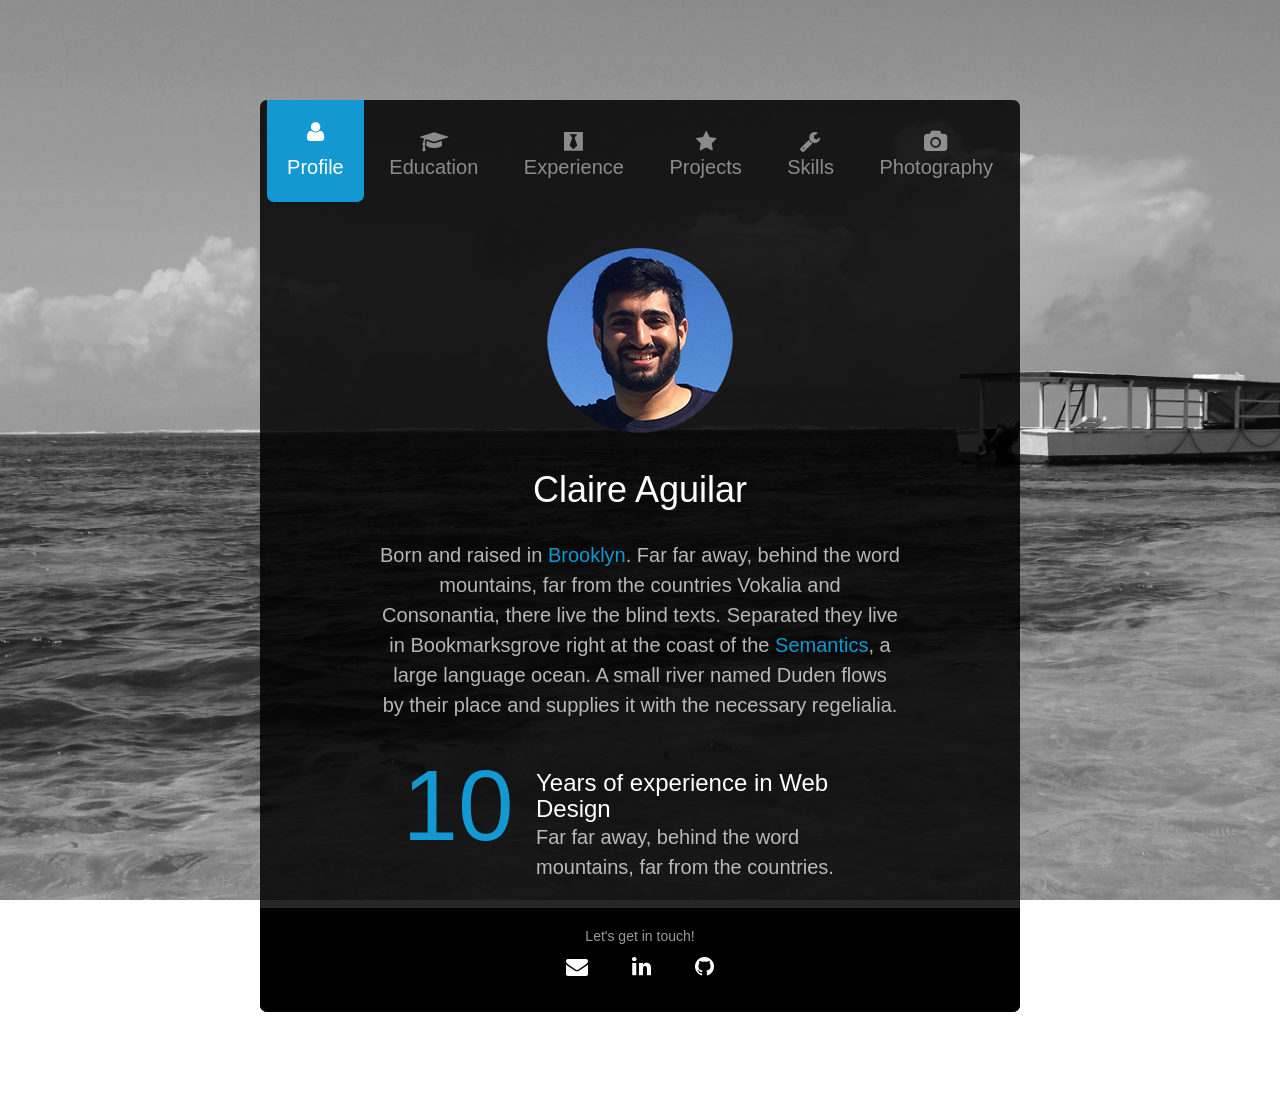
<file: index.html>
<!DOCTYPE html>
<!--[if lt IE 7]>      <html class="no-js lt-ie9 lt-ie8 lt-ie7"> <![endif]-->
<!--[if IE 7]>         <html class="no-js lt-ie9 lt-ie8"> <![endif]-->
<!--[if IE 8]>         <html class="no-js lt-ie9"> <![endif]-->
<!--[if gt IE 8]><!--> <html class="no-js"> <!--<![endif]-->
	<head>
	<meta charset="utf-8">
	<meta http-equiv="X-UA-Compatible" content="IE=edge">
	<title>Umair Sharif</title>
	<meta name="viewport" content="width=device-width, initial-scale=1">
	<meta name="description" content="Umair Sharif Portflio" />
	<meta name="keywords" content="Umair, Sharif, Umair Sharif" />
	<meta name="author" content="Umair Sharif" />

  	<!-- Facebook and Twitter integration -->
	<meta property="og:title" content=""/>
	<meta property="og:image" content=""/>
	<meta property="og:url" content=""/>
	<meta property="og:site_name" content=""/>
	<meta property="og:description" content=""/>
	<meta name="twitter:title" content="" />
	<meta name="twitter:image" content="" />
	<meta name="twitter:url" content="" />
	<meta name="twitter:card" content="" />

	<!-- Place favicon.ico and apple-touch-icon.png in the root directory -->
	<link rel="shortcut icon" href="favicon.ico">

	<!-- <link href='https://fonts.googleapis.com/css?family=Work+Sans:400,300,600,400italic,700' rel='stylesheet' type='text/css'> -->
	
	<!-- Animate.css -->
	<link rel="stylesheet" href="css/animate.css">
	<!-- Icomoon Icon Fonts-->
	<link rel="stylesheet" href="css/icomoon.css">
	<!-- Bootstrap  -->
	<link rel="stylesheet" href="css/bootstrap.css">
	<!-- Theme style  -->
	<link rel="stylesheet" href="css/style.css">

	<!-- Modernizr JS -->
	<script src="js/modernizr-2.6.2.min.js"></script>
	<!-- FOR IE9 below -->
	<!--[if lt IE 9]>
	<script src="js/respond.min.js"></script>
	<![endif]-->

	</head>
	<body style="background-image: url(images/bg_img.png);">
	
	<div id="fh5co-main">
		<div class="fh5co-tab-wrap">
			<ul class="fh5co-tab-menu">
				<li class="active"><a href="#" data-tab="1"><span class="icon icon-user"></span><span class="menu-text">Profile</span></a></li>
				<li><a href="#" data-tab="2"><span class="icon icon-graduation-cap"></span><span class="menu-text">Education</span></a></li>
				<li><a href="#" data-tab="3"><span class="icon icon-black-tie"></span><span class="menu-text">Experience</span></a></li>
				<li><a href="#" data-tab="4"><span class="icon icon-star"></span><span class="menu-text">Projects</span></a></li>
				<li><a href="#" data-tab="5" data-pie="yes"><span class="icon icon-wrench"></span><span class="menu-text">Skills</span></a></li>
				<li><a href="#" data-tab="6"><span class="icon icon-camera"></span><span class="menu-text">Photography</span></a></li>
			</ul>
			<div class="fh5co-tab-content active" data-content="1">
				<div class="fh5co-content-inner text-center">
					<div class="row row-bottom-padded-sm">
						<div class="col-md-12">
							<figure>
								<img src="images/profile_img.png" alt="Free HTML5 Wesbite Template by FreeHTML5.co">
							</figure>
							<h1>Claire Aguilar</h1>
							<p>Born and raised in <a href="#">Brooklyn</a>. Far far away, behind the word mountains, far from the countries Vokalia and Consonantia, there live the blind texts. Separated they live in Bookmarksgrove right at the coast of the <a href="#">Semantics</a>, a large language ocean. A small river named Duden flows by their place and supplies it with the necessary regelialia. </p>
						</div>
					</div>
					<div class="row">
						<div class="col-md-12 fh5co-counter">
							<div class="fh5co-number fh5co-left">10</div>
							<div class="fh5co-text">
								<h3 class="border-bottom">Years of experience in Web Design</h3>
								<p>Far far away, behind the word mountains, far from the countries.</p>
							</div>
						</div>
					</div>
				</div>
			</div>
			<div class="fh5co-tab-content" data-content="2">
				<div class="fh5co-content-inner">
					<div class="row">
						<div class="col-md-12">
							<p>Far far away, behind the word mountains, far from the countries Vokalia and Consonantia, there live the blind texts.</p>

							<div class="fh5co-feature">
								<div class="fh5co-icon">
									<i class="icon-graduation-cap"></i>
								</div>
								<div class="fh5co-text">
									<h2>2001-2004</h2>
									<p>Far far away, behind the word mountains, far from the countries.</p>
								</div>
							</div>

							<div class="fh5co-feature">
								<div class="fh5co-icon">
									<i class="icon-graduation-cap"></i>
								</div>
								<div class="fh5co-text">
									<h2>2004-2008</h2>
									<p>Far far away, behind the word mountains, far from the countries.</p>
								</div>
							</div>

							<div class="fh5co-feature">
								<div class="fh5co-icon">
									<i class="icon-graduation-cap"></i>
								</div>
								<div class="fh5co-text">
									<h2>2008-2012</h2>
									<p>Far far away, behind the word mountains, far from the countries.</p>
								</div>
							</div>

						</div>
						
					</div>
				</div>
			</div>
			<div class="fh5co-tab-content" data-content="3">
				<div class="fh5co-content-inner">
					<div class="row">
						<div class="col-md-12">

							<p>I have the privilege to work with these cool companies.</p>

							<div class="fh5co-feature">
								<div class="fh5co-icon">
									<i class="icon-black-tie"></i>
								</div>
								<div class="fh5co-text">
									<h2>2008 - Present</h2>
									<h3>XYZ Inc.</h3>
									<p>Far far away, behind the word mountains, far from the countries.</p>
								</div>
							</div>

							<div class="fh5co-feature">
								<div class="fh5co-icon">
									<i class="icon-black-tie"></i>
								</div>
								<div class="fh5co-text">
									<h2>2004-2008</h2>
									<h3>Previous Ltd Co.</h3>
									<p>Far far away, behind the word mountains, far from the countries.</p>
								</div>
							</div>

							<div class="fh5co-feature">
								<div class="fh5co-icon">
									<i class="icon-black-tie"></i>
								</div>
								<div class="fh5co-text">
									<h2>1999-2004</h2>
									<h3>Previous Ltd Co.</h3>
									<p>Far far away, behind the word mountains, far from the countries.</p>
								</div>
							</div>

						</div>
						
					</div>
				</div>
			</div>
			<div class="fh5co-tab-content" data-content="4">
				<div class="fh5co-content-inner">
					<div class="row">
						<div class="col-md-12">

							<p>Here are some of my personal projects.</p>

							<div class="fh5co-feature">
								<div class="fh5co-icon">
									<i class="icon-star"></i>
								</div>
								<div class="fh5co-text">
									<h2>GrapeVyne</h2>
									<h3>iOS App</h3>
									<p>Trivia game</p>
								</div>
							</div>
						</div>
						
					</div>
				</div>
			</div>
			<div class="fh5co-tab-content" data-content="5">
				<div class="fh5co-content-inner">
					<div class="row">
						<div class="col-md-12">
							<p>Far far away, behind the word mountains, far from the countries Vokalia and Consonantia, there live the blind texts.</p>
						</div>
						<div class="col-md-4 col-sm-6 col-xs-12 text-center">
							<div class="chart" data-percent="95"><span><strong>HTML5</strong>95%</span></div>
						</div>
						<div class="col-md-4 col-sm-6 col-xs-12 text-center">
							<div class="chart" data-percent="93"><span><strong>CSS3</strong>93%</span></div>
						</div>
						<div class="col-md-4 col-sm-6 col-xs-12 text-center">
							<div class="chart" data-percent="90"><span><strong>jQuery</strong>90%</span></div>
						</div>

						<div class="col-md-4 col-sm-6 col-xs-12 text-center">
							<div class="chart" data-percent="89"><span><strong>PHP</strong>89%</span></div>
						</div>
						<div class="col-md-4 col-sm-6 col-xs-12 text-center">
							<div class="chart" data-percent="85"><span><strong>MySQL</strong>85%</span></div>
						</div>
						<div class="col-md-4 col-sm-6 col-xs-12 text-center">
							<div class="chart" data-percent="90"><span><strong>AngularJS</strong>90%</span></div>
						</div>

					</div>
				</div>
			</div>
		</div>
		<footer id="fh5co-footer">
			<div class="row">
				<div class="col-md-6 col-md-offset-3 text-center">
					Let's get in touch!
					<ul class="fh5co-social">
						<li><a href="#"><i class="icon-envelope"></i></a></li>
						<li><a href="#"><i class="icon-linkedin"></i></a></li>
						<li><a href="#"><i class="icon-github"></i></a></li>
					</ul>
				</div>
			</div>
		</footer>
	</div>
	
	<!-- jQuery -->
	<script src="js/jquery.min.js"></script>
	<!-- jQuery Easing -->
	<script src="js/jquery.easing.1.3.js"></script>
	<!-- Bootstrap -->
	<script src="js/bootstrap.min.js"></script>
	<!-- Waypoints -->
	<script src="js/jquery.waypoints.min.js"></script>
	<!-- Easy PieChart -->
	<script src="js/jquery.easypiechart.min.js"></script>
	<!-- MAIN JS -->
	<script src="js/main.js"></script>

	</body>
</html>
</file>
<file: css/icomoon.css>
@font-face {
    font-family: 'icomoon';
    src:    url('fonts/icomoon.eot?195opb');
    src:    url('fonts/icomoon.eot?195opb#iefix') format('embedded-opentype'),
        url('fonts/icomoon.ttf?195opb') format('truetype'),
        url('fonts/icomoon.woff?195opb') format('woff'),
        url('fonts/icomoon.svg?195opb#icomoon') format('svg');
    font-weight: normal;
    font-style: normal;
}

[class^="icon-"], [class*=" icon-"] {
    /* use !important to prevent issues with browser extensions that change fonts */
    font-family: 'icomoon' !important;
    speak: none;
    font-style: normal;
    font-weight: normal;
    font-variant: normal;
    text-transform: none;
    line-height: 1;

    /* Better Font Rendering =========== */
    -webkit-font-smoothing: antialiased;
    -moz-osx-font-smoothing: grayscale;
}

.icon-glass:before {
    content: "\f000";
}
.icon-music:before {
    content: "\f001";
}
.icon-search:before {
    content: "\f002";
}
.icon-envelope-o:before {
    content: "\f003";
}
.icon-heart:before {
    content: "\f004";
}
.icon-star:before {
    content: "\f005";
}
.icon-star-o:before {
    content: "\f006";
}
.icon-user:before {
    content: "\f007";
}
.icon-film:before {
    content: "\f008";
}
.icon-th-large:before {
    content: "\f009";
}
.icon-th:before {
    content: "\f00a";
}
.icon-th-list:before {
    content: "\f00b";
}
.icon-check:before {
    content: "\f00c";
}
.icon-close:before {
    content: "\f00d";
}
.icon-remove:before {
    content: "\f00d";
}
.icon-times:before {
    content: "\f00d";
}
.icon-search-plus:before {
    content: "\f00e";
}
.icon-search-minus:before {
    content: "\f010";
}
.icon-power-off:before {
    content: "\f011";
}
.icon-signal:before {
    content: "\f012";
}
.icon-cog:before {
    content: "\f013";
}
.icon-gear:before {
    content: "\f013";
}
.icon-trash-o:before {
    content: "\f014";
}
.icon-home:before {
    content: "\f015";
}
.icon-file-o:before {
    content: "\f016";
}
.icon-clock-o:before {
    content: "\f017";
}
.icon-road:before {
    content: "\f018";
}
.icon-download:before {
    content: "\f019";
}
.icon-arrow-circle-o-down:before {
    content: "\f01a";
}
.icon-arrow-circle-o-up:before {
    content: "\f01b";
}
.icon-inbox:before {
    content: "\f01c";
}
.icon-play-circle-o:before {
    content: "\f01d";
}
.icon-repeat:before {
    content: "\f01e";
}
.icon-rotate-right:before {
    content: "\f01e";
}
.icon-refresh:before {
    content: "\f021";
}
.icon-list-alt:before {
    content: "\f022";
}
.icon-lock:before {
    content: "\f023";
}
.icon-flag:before {
    content: "\f024";
}
.icon-headphones:before {
    content: "\f025";
}
.icon-volume-off:before {
    content: "\f026";
}
.icon-volume-down:before {
    content: "\f027";
}
.icon-volume-up:before {
    content: "\f028";
}
.icon-qrcode:before {
    content: "\f029";
}
.icon-barcode:before {
    content: "\f02a";
}
.icon-tag:before {
    content: "\f02b";
}
.icon-tags:before {
    content: "\f02c";
}
.icon-book:before {
    content: "\f02d";
}
.icon-bookmark:before {
    content: "\f02e";
}
.icon-print:before {
    content: "\f02f";
}
.icon-camera:before {
    content: "\f030";
}
.icon-font:before {
    content: "\f031";
}
.icon-bold:before {
    content: "\f032";
}
.icon-italic:before {
    content: "\f033";
}
.icon-text-height:before {
    content: "\f034";
}
.icon-text-width:before {
    content: "\f035";
}
.icon-align-left:before {
    content: "\f036";
}
.icon-align-center:before {
    content: "\f037";
}
.icon-align-right:before {
    content: "\f038";
}
.icon-align-justify:before {
    content: "\f039";
}
.icon-list:before {
    content: "\f03a";
}
.icon-dedent:before {
    content: "\f03b";
}
.icon-outdent:before {
    content: "\f03b";
}
.icon-indent:before {
    content: "\f03c";
}
.icon-video-camera:before {
    content: "\f03d";
}
.icon-image:before {
    content: "\f03e";
}
.icon-photo:before {
    content: "\f03e";
}
.icon-picture-o:before {
    content: "\f03e";
}
.icon-pencil:before {
    content: "\f040";
}
.icon-map-marker:before {
    content: "\f041";
}
.icon-adjust:before {
    content: "\f042";
}
.icon-tint:before {
    content: "\f043";
}
.icon-edit:before {
    content: "\f044";
}
.icon-pencil-square-o:before {
    content: "\f044";
}
.icon-share-square-o:before {
    content: "\f045";
}
.icon-check-square-o:before {
    content: "\f046";
}
.icon-arrows:before {
    content: "\f047";
}
.icon-step-backward:before {
    content: "\f048";
}
.icon-fast-backward:before {
    content: "\f049";
}
.icon-backward:before {
    content: "\f04a";
}
.icon-play:before {
    content: "\f04b";
}
.icon-pause:before {
    content: "\f04c";
}
.icon-stop:before {
    content: "\f04d";
}
.icon-forward:before {
    content: "\f04e";
}
.icon-fast-forward:before {
    content: "\f050";
}
.icon-step-forward:before {
    content: "\f051";
}
.icon-eject:before {
    content: "\f052";
}
.icon-chevron-left:before {
    content: "\f053";
}
.icon-chevron-right:before {
    content: "\f054";
}
.icon-plus-circle:before {
    content: "\f055";
}
.icon-minus-circle:before {
    content: "\f056";
}
.icon-times-circle:before {
    content: "\f057";
}
.icon-check-circle:before {
    content: "\f058";
}
.icon-question-circle:before {
    content: "\f059";
}
.icon-info-circle:before {
    content: "\f05a";
}
.icon-crosshairs:before {
    content: "\f05b";
}
.icon-times-circle-o:before {
    content: "\f05c";
}
.icon-check-circle-o:before {
    content: "\f05d";
}
.icon-ban:before {
    content: "\f05e";
}
.icon-arrow-left:before {
    content: "\f060";
}
.icon-arrow-right:before {
    content: "\f061";
}
.icon-arrow-up:before {
    content: "\f062";
}
.icon-arrow-down:before {
    content: "\f063";
}
.icon-mail-forward:before {
    content: "\f064";
}
.icon-share:before {
    content: "\f064";
}
.icon-expand:before {
    content: "\f065";
}
.icon-compress:before {
    content: "\f066";
}
.icon-plus:before {
    content: "\f067";
}
.icon-minus:before {
    content: "\f068";
}
.icon-asterisk:before {
    content: "\f069";
}
.icon-exclamation-circle:before {
    content: "\f06a";
}
.icon-gift:before {
    content: "\f06b";
}
.icon-leaf:before {
    content: "\f06c";
}
.icon-fire:before {
    content: "\f06d";
}
.icon-eye:before {
    content: "\f06e";
}
.icon-eye-slash:before {
    content: "\f070";
}
.icon-exclamation-triangle:before {
    content: "\f071";
}
.icon-warning:before {
    content: "\f071";
}
.icon-plane:before {
    content: "\f072";
}
.icon-calendar:before {
    content: "\f073";
}
.icon-random:before {
    content: "\f074";
}
.icon-comment:before {
    content: "\f075";
}
.icon-magnet:before {
    content: "\f076";
}
.icon-chevron-up:before {
    content: "\f077";
}
.icon-chevron-down:before {
    content: "\f078";
}
.icon-retweet:before {
    content: "\f079";
}
.icon-shopping-cart:before {
    content: "\f07a";
}
.icon-folder:before {
    content: "\f07b";
}
.icon-folder-open:before {
    content: "\f07c";
}
.icon-arrows-v:before {
    content: "\f07d";
}
.icon-arrows-h:before {
    content: "\f07e";
}
.icon-bar-chart:before {
    content: "\f080";
}
.icon-bar-chart-o:before {
    content: "\f080";
}
.icon-twitter-square:before {
    content: "\f081";
}
.icon-facebook-square:before {
    content: "\f082";
}
.icon-camera-retro:before {
    content: "\f083";
}
.icon-key:before {
    content: "\f084";
}
.icon-cogs:before {
    content: "\f085";
}
.icon-gears:before {
    content: "\f085";
}
.icon-comments:before {
    content: "\f086";
}
.icon-thumbs-o-up:before {
    content: "\f087";
}
.icon-thumbs-o-down:before {
    content: "\f088";
}
.icon-star-half:before {
    content: "\f089";
}
.icon-heart-o:before {
    content: "\f08a";
}
.icon-sign-out:before {
    content: "\f08b";
}
.icon-linkedin-square:before {
    content: "\f08c";
}
.icon-thumb-tack:before {
    content: "\f08d";
}
.icon-external-link:before {
    content: "\f08e";
}
.icon-sign-in:before {
    content: "\f090";
}
.icon-trophy:before {
    content: "\f091";
}
.icon-github-square:before {
    content: "\f092";
}
.icon-upload:before {
    content: "\f093";
}
.icon-lemon-o:before {
    content: "\f094";
}
.icon-phone:before {
    content: "\f095";
}
.icon-square-o:before {
    content: "\f096";
}
.icon-bookmark-o:before {
    content: "\f097";
}
.icon-phone-square:before {
    content: "\f098";
}
.icon-twitter:before {
    content: "\f099";
}
.icon-facebook:before {
    content: "\f09a";
}
.icon-facebook-f:before {
    content: "\f09a";
}
.icon-github:before {
    content: "\f09b";
}
.icon-unlock:before {
    content: "\f09c";
}
.icon-credit-card:before {
    content: "\f09d";
}
.icon-feed:before {
    content: "\f09e";
}
.icon-rss:before {
    content: "\f09e";
}
.icon-hdd-o:before {
    content: "\f0a0";
}
.icon-bullhorn:before {
    content: "\f0a1";
}
.icon-bell-o:before {
    content: "\f0a2";
}
.icon-certificate:before {
    content: "\f0a3";
}
.icon-hand-o-right:before {
    content: "\f0a4";
}
.icon-hand-o-left:before {
    content: "\f0a5";
}
.icon-hand-o-up:before {
    content: "\f0a6";
}
.icon-hand-o-down:before {
    content: "\f0a7";
}
.icon-arrow-circle-left:before {
    content: "\f0a8";
}
.icon-arrow-circle-right:before {
    content: "\f0a9";
}
.icon-arrow-circle-up:before {
    content: "\f0aa";
}
.icon-arrow-circle-down:before {
    content: "\f0ab";
}
.icon-globe:before {
    content: "\f0ac";
}
.icon-wrench:before {
    content: "\f0ad";
}
.icon-tasks:before {
    content: "\f0ae";
}
.icon-filter:before {
    content: "\f0b0";
}
.icon-briefcase:before {
    content: "\f0b1";
}
.icon-arrows-alt:before {
    content: "\f0b2";
}
.icon-group:before {
    content: "\f0c0";
}
.icon-users:before {
    content: "\f0c0";
}
.icon-chain:before {
    content: "\f0c1";
}
.icon-link:before {
    content: "\f0c1";
}
.icon-cloud:before {
    content: "\f0c2";
}
.icon-flask:before {
    content: "\f0c3";
}
.icon-cut:before {
    content: "\f0c4";
}
.icon-scissors:before {
    content: "\f0c4";
}
.icon-copy:before {
    content: "\f0c5";
}
.icon-files-o:before {
    content: "\f0c5";
}
.icon-paperclip:before {
    content: "\f0c6";
}
.icon-floppy-o:before {
    content: "\f0c7";
}
.icon-save:before {
    content: "\f0c7";
}
.icon-square:before {
    content: "\f0c8";
}
.icon-bars:before {
    content: "\f0c9";
}
.icon-navicon:before {
    content: "\f0c9";
}
.icon-reorder:before {
    content: "\f0c9";
}
.icon-list-ul:before {
    content: "\f0ca";
}
.icon-list-ol:before {
    content: "\f0cb";
}
.icon-strikethrough:before {
    content: "\f0cc";
}
.icon-underline:before {
    content: "\f0cd";
}
.icon-table:before {
    content: "\f0ce";
}
.icon-magic:before {
    content: "\f0d0";
}
.icon-truck:before {
    content: "\f0d1";
}
.icon-pinterest:before {
    content: "\f0d2";
}
.icon-pinterest-square:before {
    content: "\f0d3";
}
.icon-google-plus-square:before {
    content: "\f0d4";
}
.icon-google-plus:before {
    content: "\f0d5";
}
.icon-money:before {
    content: "\f0d6";
}
.icon-caret-down:before {
    content: "\f0d7";
}
.icon-caret-up:before {
    content: "\f0d8";
}
.icon-caret-left:before {
    content: "\f0d9";
}
.icon-caret-right:before {
    content: "\f0da";
}
.icon-columns:before {
    content: "\f0db";
}
.icon-sort:before {
    content: "\f0dc";
}
.icon-unsorted:before {
    content: "\f0dc";
}
.icon-sort-desc:before {
    content: "\f0dd";
}
.icon-sort-down:before {
    content: "\f0dd";
}
.icon-sort-asc:before {
    content: "\f0de";
}
.icon-sort-up:before {
    content: "\f0de";
}
.icon-envelope:before {
    content: "\f0e0";
}
.icon-linkedin:before {
    content: "\f0e1";
}
.icon-rotate-left:before {
    content: "\f0e2";
}
.icon-undo:before {
    content: "\f0e2";
}
.icon-gavel:before {
    content: "\f0e3";
}
.icon-legal:before {
    content: "\f0e3";
}
.icon-dashboard:before {
    content: "\f0e4";
}
.icon-tachometer:before {
    content: "\f0e4";
}
.icon-comment-o:before {
    content: "\f0e5";
}
.icon-comments-o:before {
    content: "\f0e6";
}
.icon-bolt:before {
    content: "\f0e7";
}
.icon-flash:before {
    content: "\f0e7";
}
.icon-sitemap:before {
    content: "\f0e8";
}
.icon-umbrella:before {
    content: "\f0e9";
}
.icon-clipboard:before {
    content: "\f0ea";
}
.icon-paste:before {
    content: "\f0ea";
}
.icon-lightbulb-o:before {
    content: "\f0eb";
}
.icon-exchange:before {
    content: "\f0ec";
}
.icon-cloud-download:before {
    content: "\f0ed";
}
.icon-cloud-upload:before {
    content: "\f0ee";
}
.icon-user-md:before {
    content: "\f0f0";
}
.icon-stethoscope:before {
    content: "\f0f1";
}
.icon-suitcase:before {
    content: "\f0f2";
}
.icon-bell:before {
    content: "\f0f3";
}
.icon-coffee:before {
    content: "\f0f4";
}
.icon-cutlery:before {
    content: "\f0f5";
}
.icon-file-text-o:before {
    content: "\f0f6";
}
.icon-building-o:before {
    content: "\f0f7";
}
.icon-hospital-o:before {
    content: "\f0f8";
}
.icon-ambulance:before {
    content: "\f0f9";
}
.icon-medkit:before {
    content: "\f0fa";
}
.icon-fighter-jet:before {
    content: "\f0fb";
}
.icon-beer:before {
    content: "\f0fc";
}
.icon-h-square:before {
    content: "\f0fd";
}
.icon-plus-square:before {
    content: "\f0fe";
}
.icon-angle-double-left:before {
    content: "\f100";
}
.icon-angle-double-right:before {
    content: "\f101";
}
.icon-angle-double-up:before {
    content: "\f102";
}
.icon-angle-double-down:before {
    content: "\f103";
}
.icon-angle-left:before {
    content: "\f104";
}
.icon-angle-right:before {
    content: "\f105";
}
.icon-angle-up:before {
    content: "\f106";
}
.icon-angle-down:before {
    content: "\f107";
}
.icon-desktop:before {
    content: "\f108";
}
.icon-laptop:before {
    content: "\f109";
}
.icon-tablet:before {
    content: "\f10a";
}
.icon-mobile:before {
    content: "\f10b";
}
.icon-mobile-phone:before {
    content: "\f10b";
}
.icon-circle-o:before {
    content: "\f10c";
}
.icon-quote-left:before {
    content: "\f10d";
}
.icon-quote-right:before {
    content: "\f10e";
}
.icon-spinner:before {
    content: "\f110";
}
.icon-circle:before {
    content: "\f111";
}
.icon-mail-reply:before {
    content: "\f112";
}
.icon-reply:before {
    content: "\f112";
}
.icon-github-alt:before {
    content: "\f113";
}
.icon-folder-o:before {
    content: "\f114";
}
.icon-folder-open-o:before {
    content: "\f115";
}
.icon-smile-o:before {
    content: "\f118";
}
.icon-frown-o:before {
    content: "\f119";
}
.icon-meh-o:before {
    content: "\f11a";
}
.icon-gamepad:before {
    content: "\f11b";
}
.icon-keyboard-o:before {
    content: "\f11c";
}
.icon-flag-o:before {
    content: "\f11d";
}
.icon-flag-checkered:before {
    content: "\f11e";
}
.icon-terminal:before {
    content: "\f120";
}
.icon-code:before {
    content: "\f121";
}
.icon-mail-reply-all:before {
    content: "\f122";
}
.icon-reply-all:before {
    content: "\f122";
}
.icon-star-half-empty:before {
    content: "\f123";
}
.icon-star-half-full:before {
    content: "\f123";
}
.icon-star-half-o:before {
    content: "\f123";
}
.icon-location-arrow:before {
    content: "\f124";
}
.icon-crop:before {
    content: "\f125";
}
.icon-code-fork:before {
    content: "\f126";
}
.icon-chain-broken:before {
    content: "\f127";
}
.icon-unlink:before {
    content: "\f127";
}
.icon-question:before {
    content: "\f128";
}
.icon-info:before {
    content: "\f129";
}
.icon-exclamation:before {
    content: "\f12a";
}
.icon-superscript:before {
    content: "\f12b";
}
.icon-subscript:before {
    content: "\f12c";
}
.icon-eraser:before {
    content: "\f12d";
}
.icon-puzzle-piece:before {
    content: "\f12e";
}
.icon-microphone:before {
    content: "\f130";
}
.icon-microphone-slash:before {
    content: "\f131";
}
.icon-shield:before {
    content: "\f132";
}
.icon-calendar-o:before {
    content: "\f133";
}
.icon-fire-extinguisher:before {
    content: "\f134";
}
.icon-rocket:before {
    content: "\f135";
}
.icon-maxcdn:before {
    content: "\f136";
}
.icon-chevron-circle-left:before {
    content: "\f137";
}
.icon-chevron-circle-right:before {
    content: "\f138";
}
.icon-chevron-circle-up:before {
    content: "\f139";
}
.icon-chevron-circle-down:before {
    content: "\f13a";
}
.icon-html5:before {
    content: "\f13b";
}
.icon-css3:before {
    content: "\f13c";
}
.icon-anchor:before {
    content: "\f13d";
}
.icon-unlock-alt:before {
    content: "\f13e";
}
.icon-bullseye:before {
    content: "\f140";
}
.icon-ellipsis-h:before {
    content: "\f141";
}
.icon-ellipsis-v:before {
    content: "\f142";
}
.icon-rss-square:before {
    content: "\f143";
}
.icon-play-circle:before {
    content: "\f144";
}
.icon-ticket:before {
    content: "\f145";
}
.icon-minus-square:before {
    content: "\f146";
}
.icon-minus-square-o:before {
    content: "\f147";
}
.icon-level-up:before {
    content: "\f148";
}
.icon-level-down:before {
    content: "\f149";
}
.icon-check-square:before {
    content: "\f14a";
}
.icon-pencil-square:before {
    content: "\f14b";
}
.icon-external-link-square:before {
    content: "\f14c";
}
.icon-share-square:before {
    content: "\f14d";
}
.icon-compass:before {
    content: "\f14e";
}
.icon-caret-square-o-down:before {
    content: "\f150";
}
.icon-toggle-down:before {
    content: "\f150";
}
.icon-caret-square-o-up:before {
    content: "\f151";
}
.icon-toggle-up:before {
    content: "\f151";
}
.icon-caret-square-o-right:before {
    content: "\f152";
}
.icon-toggle-right:before {
    content: "\f152";
}
.icon-eur:before {
    content: "\f153";
}
.icon-euro:before {
    content: "\f153";
}
.icon-gbp:before {
    content: "\f154";
}
.icon-dollar:before {
    content: "\f155";
}
.icon-usd:before {
    content: "\f155";
}
.icon-inr:before {
    content: "\f156";
}
.icon-rupee:before {
    content: "\f156";
}
.icon-cny:before {
    content: "\f157";
}
.icon-jpy:before {
    content: "\f157";
}
.icon-rmb:before {
    content: "\f157";
}
.icon-yen:before {
    content: "\f157";
}
.icon-rouble:before {
    content: "\f158";
}
.icon-rub:before {
    content: "\f158";
}
.icon-ruble:before {
    content: "\f158";
}
.icon-krw:before {
    content: "\f159";
}
.icon-won:before {
    content: "\f159";
}
.icon-bitcoin:before {
    content: "\f15a";
}
.icon-btc:before {
    content: "\f15a";
}
.icon-file:before {
    content: "\f15b";
}
.icon-file-text:before {
    content: "\f15c";
}
.icon-sort-alpha-asc:before {
    content: "\f15d";
}
.icon-sort-alpha-desc:before {
    content: "\f15e";
}
.icon-sort-amount-asc:before {
    content: "\f160";
}
.icon-sort-amount-desc:before {
    content: "\f161";
}
.icon-sort-numeric-asc:before {
    content: "\f162";
}
.icon-sort-numeric-desc:before {
    content: "\f163";
}
.icon-thumbs-up:before {
    content: "\f164";
}
.icon-thumbs-down:before {
    content: "\f165";
}
.icon-youtube-square:before {
    content: "\f166";
}
.icon-youtube:before {
    content: "\f167";
}
.icon-xing:before {
    content: "\f168";
}
.icon-xing-square:before {
    content: "\f169";
}
.icon-youtube-play:before {
    content: "\f16a";
}
.icon-dropbox:before {
    content: "\f16b";
}
.icon-stack-overflow:before {
    content: "\f16c";
}
.icon-instagram:before {
    content: "\f16d";
}
.icon-flickr:before {
    content: "\f16e";
}
.icon-adn:before {
    content: "\f170";
}
.icon-bitbucket:before {
    content: "\f171";
}
.icon-bitbucket-square:before {
    content: "\f172";
}
.icon-tumblr:before {
    content: "\f173";
}
.icon-tumblr-square:before {
    content: "\f174";
}
.icon-long-arrow-down:before {
    content: "\f175";
}
.icon-long-arrow-up:before {
    content: "\f176";
}
.icon-long-arrow-left:before {
    content: "\f177";
}
.icon-long-arrow-right:before {
    content: "\f178";
}
.icon-apple:before {
    content: "\f179";
}
.icon-windows:before {
    content: "\f17a";
}
.icon-android:before {
    content: "\f17b";
}
.icon-linux:before {
    content: "\f17c";
}
.icon-dribbble:before {
    content: "\f17d";
}
.icon-skype:before {
    content: "\f17e";
}
.icon-foursquare:before {
    content: "\f180";
}
.icon-trello:before {
    content: "\f181";
}
.icon-female:before {
    content: "\f182";
}
.icon-male:before {
    content: "\f183";
}
.icon-gittip:before {
    content: "\f184";
}
.icon-gratipay:before {
    content: "\f184";
}
.icon-sun-o:before {
    content: "\f185";
}
.icon-moon-o:before {
    content: "\f186";
}
.icon-archive:before {
    content: "\f187";
}
.icon-bug:before {
    content: "\f188";
}
.icon-vk:before {
    content: "\f189";
}
.icon-weibo:before {
    content: "\f18a";
}
.icon-renren:before {
    content: "\f18b";
}
.icon-pagelines:before {
    content: "\f18c";
}
.icon-stack-exchange:before {
    content: "\f18d";
}
.icon-arrow-circle-o-right:before {
    content: "\f18e";
}
.icon-arrow-circle-o-left:before {
    content: "\f190";
}
.icon-caret-square-o-left:before {
    content: "\f191";
}
.icon-toggle-left:before {
    content: "\f191";
}
.icon-dot-circle-o:before {
    content: "\f192";
}
.icon-wheelchair:before {
    content: "\f193";
}
.icon-vimeo-square:before {
    content: "\f194";
}
.icon-try:before {
    content: "\f195";
}
.icon-turkish-lira:before {
    content: "\f195";
}
.icon-plus-square-o:before {
    content: "\f196";
}
.icon-space-shuttle:before {
    content: "\f197";
}
.icon-slack:before {
    content: "\f198";
}
.icon-envelope-square:before {
    content: "\f199";
}
.icon-wordpress:before {
    content: "\f19a";
}
.icon-openid:before {
    content: "\f19b";
}
.icon-bank:before {
    content: "\f19c";
}
.icon-institution:before {
    content: "\f19c";
}
.icon-university:before {
    content: "\f19c";
}
.icon-graduation-cap:before {
    content: "\f19d";
}
.icon-mortar-board:before {
    content: "\f19d";
}
.icon-yahoo:before {
    content: "\f19e";
}
.icon-google:before {
    content: "\f1a0";
}
.icon-reddit:before {
    content: "\f1a1";
}
.icon-reddit-square:before {
    content: "\f1a2";
}
.icon-stumbleupon-circle:before {
    content: "\f1a3";
}
.icon-stumbleupon:before {
    content: "\f1a4";
}
.icon-delicious:before {
    content: "\f1a5";
}
.icon-digg:before {
    content: "\f1a6";
}
.icon-pied-piper-pp:before {
    content: "\f1a7";
}
.icon-pied-piper-alt:before {
    content: "\f1a8";
}
.icon-drupal:before {
    content: "\f1a9";
}
.icon-joomla:before {
    content: "\f1aa";
}
.icon-language:before {
    content: "\f1ab";
}
.icon-fax:before {
    content: "\f1ac";
}
.icon-building:before {
    content: "\f1ad";
}
.icon-child:before {
    content: "\f1ae";
}
.icon-paw:before {
    content: "\f1b0";
}
.icon-spoon:before {
    content: "\f1b1";
}
.icon-cube:before {
    content: "\f1b2";
}
.icon-cubes:before {
    content: "\f1b3";
}
.icon-behance:before {
    content: "\f1b4";
}
.icon-behance-square:before {
    content: "\f1b5";
}
.icon-steam:before {
    content: "\f1b6";
}
.icon-steam-square:before {
    content: "\f1b7";
}
.icon-recycle:before {
    content: "\f1b8";
}
.icon-automobile:before {
    content: "\f1b9";
}
.icon-car:before {
    content: "\f1b9";
}
.icon-cab:before {
    content: "\f1ba";
}
.icon-taxi:before {
    content: "\f1ba";
}
.icon-tree:before {
    content: "\f1bb";
}
.icon-spotify:before {
    content: "\f1bc";
}
.icon-deviantart:before {
    content: "\f1bd";
}
.icon-soundcloud:before {
    content: "\f1be";
}
.icon-database:before {
    content: "\f1c0";
}
.icon-file-pdf-o:before {
    content: "\f1c1";
}
.icon-file-word-o:before {
    content: "\f1c2";
}
.icon-file-excel-o:before {
    content: "\f1c3";
}
.icon-file-powerpoint-o:before {
    content: "\f1c4";
}
.icon-file-image-o:before {
    content: "\f1c5";
}
.icon-file-photo-o:before {
    content: "\f1c5";
}
.icon-file-picture-o:before {
    content: "\f1c5";
}
.icon-file-archive-o:before {
    content: "\f1c6";
}
.icon-file-zip-o:before {
    content: "\f1c6";
}
.icon-file-audio-o:before {
    content: "\f1c7";
}
.icon-file-sound-o:before {
    content: "\f1c7";
}
.icon-file-movie-o:before {
    content: "\f1c8";
}
.icon-file-video-o:before {
    content: "\f1c8";
}
.icon-file-code-o:before {
    content: "\f1c9";
}
.icon-vine:before {
    content: "\f1ca";
}
.icon-codepen:before {
    content: "\f1cb";
}
.icon-jsfiddle:before {
    content: "\f1cc";
}
.icon-life-bouy:before {
    content: "\f1cd";
}
.icon-life-buoy:before {
    content: "\f1cd";
}
.icon-life-ring:before {
    content: "\f1cd";
}
.icon-life-saver:before {
    content: "\f1cd";
}
.icon-support:before {
    content: "\f1cd";
}
.icon-circle-o-notch:before {
    content: "\f1ce";
}
.icon-ra:before {
    content: "\f1d0";
}
.icon-rebel:before {
    content: "\f1d0";
}
.icon-resistance:before {
    content: "\f1d0";
}
.icon-empire:before {
    content: "\f1d1";
}
.icon-ge:before {
    content: "\f1d1";
}
.icon-git-square:before {
    content: "\f1d2";
}
.icon-git:before {
    content: "\f1d3";
}
.icon-hacker-news:before {
    content: "\f1d4";
}
.icon-y-combinator-square:before {
    content: "\f1d4";
}
.icon-yc-square:before {
    content: "\f1d4";
}
.icon-tencent-weibo:before {
    content: "\f1d5";
}
.icon-qq:before {
    content: "\f1d6";
}
.icon-wechat:before {
    content: "\f1d7";
}
.icon-weixin:before {
    content: "\f1d7";
}
.icon-paper-plane:before {
    content: "\f1d8";
}
.icon-send:before {
    content: "\f1d8";
}
.icon-paper-plane-o:before {
    content: "\f1d9";
}
.icon-send-o:before {
    content: "\f1d9";
}
.icon-history:before {
    content: "\f1da";
}
.icon-circle-thin:before {
    content: "\f1db";
}
.icon-header:before {
    content: "\f1dc";
}
.icon-paragraph:before {
    content: "\f1dd";
}
.icon-sliders:before {
    content: "\f1de";
}
.icon-share-alt:before {
    content: "\f1e0";
}
.icon-share-alt-square:before {
    content: "\f1e1";
}
.icon-bomb:before {
    content: "\f1e2";
}
.icon-futbol-o:before {
    content: "\f1e3";
}
.icon-soccer-ball-o:before {
    content: "\f1e3";
}
.icon-tty:before {
    content: "\f1e4";
}
.icon-binoculars:before {
    content: "\f1e5";
}
.icon-plug:before {
    content: "\f1e6";
}
.icon-slideshare:before {
    content: "\f1e7";
}
.icon-twitch:before {
    content: "\f1e8";
}
.icon-yelp:before {
    content: "\f1e9";
}
.icon-newspaper-o:before {
    content: "\f1ea";
}
.icon-wifi:before {
    content: "\f1eb";
}
.icon-calculator:before {
    content: "\f1ec";
}
.icon-paypal:before {
    content: "\f1ed";
}
.icon-google-wallet:before {
    content: "\f1ee";
}
.icon-cc-visa:before {
    content: "\f1f0";
}
.icon-cc-mastercard:before {
    content: "\f1f1";
}
.icon-cc-discover:before {
    content: "\f1f2";
}
.icon-cc-amex:before {
    content: "\f1f3";
}
.icon-cc-paypal:before {
    content: "\f1f4";
}
.icon-cc-stripe:before {
    content: "\f1f5";
}
.icon-bell-slash:before {
    content: "\f1f6";
}
.icon-bell-slash-o:before {
    content: "\f1f7";
}
.icon-trash:before {
    content: "\f1f8";
}
.icon-copyright:before {
    content: "\f1f9";
}
.icon-at:before {
    content: "\f1fa";
}
.icon-eyedropper:before {
    content: "\f1fb";
}
.icon-paint-brush:before {
    content: "\f1fc";
}
.icon-birthday-cake:before {
    content: "\f1fd";
}
.icon-area-chart:before {
    content: "\f1fe";
}
.icon-pie-chart:before {
    content: "\f200";
}
.icon-line-chart:before {
    content: "\f201";
}
.icon-lastfm:before {
    content: "\f202";
}
.icon-lastfm-square:before {
    content: "\f203";
}
.icon-toggle-off:before {
    content: "\f204";
}
.icon-toggle-on:before {
    content: "\f205";
}
.icon-bicycle:before {
    content: "\f206";
}
.icon-bus:before {
    content: "\f207";
}
.icon-ioxhost:before {
    content: "\f208";
}
.icon-angellist:before {
    content: "\f209";
}
.icon-cc:before {
    content: "\f20a";
}
.icon-ils:before {
    content: "\f20b";
}
.icon-shekel:before {
    content: "\f20b";
}
.icon-sheqel:before {
    content: "\f20b";
}
.icon-meanpath:before {
    content: "\f20c";
}
.icon-buysellads:before {
    content: "\f20d";
}
.icon-connectdevelop:before {
    content: "\f20e";
}
.icon-dashcube:before {
    content: "\f210";
}
.icon-forumbee:before {
    content: "\f211";
}
.icon-leanpub:before {
    content: "\f212";
}
.icon-sellsy:before {
    content: "\f213";
}
.icon-shirtsinbulk:before {
    content: "\f214";
}
.icon-simplybuilt:before {
    content: "\f215";
}
.icon-skyatlas:before {
    content: "\f216";
}
.icon-cart-plus:before {
    content: "\f217";
}
.icon-cart-arrow-down:before {
    content: "\f218";
}
.icon-diamond:before {
    content: "\f219";
}
.icon-ship:before {
    content: "\f21a";
}
.icon-user-secret:before {
    content: "\f21b";
}
.icon-motorcycle:before {
    content: "\f21c";
}
.icon-street-view:before {
    content: "\f21d";
}
.icon-heartbeat:before {
    content: "\f21e";
}
.icon-venus:before {
    content: "\f221";
}
.icon-mars:before {
    content: "\f222";
}
.icon-mercury:before {
    content: "\f223";
}
.icon-intersex:before {
    content: "\f224";
}
.icon-transgender:before {
    content: "\f224";
}
.icon-transgender-alt:before {
    content: "\f225";
}
.icon-venus-double:before {
    content: "\f226";
}
.icon-mars-double:before {
    content: "\f227";
}
.icon-venus-mars:before {
    content: "\f228";
}
.icon-mars-stroke:before {
    content: "\f229";
}
.icon-mars-stroke-v:before {
    content: "\f22a";
}
.icon-mars-stroke-h:before {
    content: "\f22b";
}
.icon-neuter:before {
    content: "\f22c";
}
.icon-genderless:before {
    content: "\f22d";
}
.icon-facebook-official:before {
    content: "\f230";
}
.icon-pinterest-p:before {
    content: "\f231";
}
.icon-whatsapp:before {
    content: "\f232";
}
.icon-server:before {
    content: "\f233";
}
.icon-user-plus:before {
    content: "\f234";
}
.icon-user-times:before {
    content: "\f235";
}
.icon-bed:before {
    content: "\f236";
}
.icon-hotel:before {
    content: "\f236";
}
.icon-viacoin:before {
    content: "\f237";
}
.icon-train:before {
    content: "\f238";
}
.icon-subway:before {
    content: "\f239";
}
.icon-medium:before {
    content: "\f23a";
}
.icon-y-combinator:before {
    content: "\f23b";
}
.icon-yc:before {
    content: "\f23b";
}
.icon-optin-monster:before {
    content: "\f23c";
}
.icon-opencart:before {
    content: "\f23d";
}
.icon-expeditedssl:before {
    content: "\f23e";
}
.icon-battery-4:before {
    content: "\f240";
}
.icon-battery-full:before {
    content: "\f240";
}
.icon-battery-3:before {
    content: "\f241";
}
.icon-battery-three-quarters:before {
    content: "\f241";
}
.icon-battery-2:before {
    content: "\f242";
}
.icon-battery-half:before {
    content: "\f242";
}
.icon-battery-1:before {
    content: "\f243";
}
.icon-battery-quarter:before {
    content: "\f243";
}
.icon-battery-0:before {
    content: "\f244";
}
.icon-battery-empty:before {
    content: "\f244";
}
.icon-mouse-pointer:before {
    content: "\f245";
}
.icon-i-cursor:before {
    content: "\f246";
}
.icon-object-group:before {
    content: "\f247";
}
.icon-object-ungroup:before {
    content: "\f248";
}
.icon-sticky-note:before {
    content: "\f249";
}
.icon-sticky-note-o:before {
    content: "\f24a";
}
.icon-cc-jcb:before {
    content: "\f24b";
}
.icon-cc-diners-club:before {
    content: "\f24c";
}
.icon-clone:before {
    content: "\f24d";
}
.icon-balance-scale:before {
    content: "\f24e";
}
.icon-hourglass-o:before {
    content: "\f250";
}
.icon-hourglass-1:before {
    content: "\f251";
}
.icon-hourglass-start:before {
    content: "\f251";
}
.icon-hourglass-2:before {
    content: "\f252";
}
.icon-hourglass-half:before {
    content: "\f252";
}
.icon-hourglass-3:before {
    content: "\f253";
}
.icon-hourglass-end:before {
    content: "\f253";
}
.icon-hourglass:before {
    content: "\f254";
}
.icon-hand-grab-o:before {
    content: "\f255";
}
.icon-hand-rock-o:before {
    content: "\f255";
}
.icon-hand-paper-o:before {
    content: "\f256";
}
.icon-hand-stop-o:before {
    content: "\f256";
}
.icon-hand-scissors-o:before {
    content: "\f257";
}
.icon-hand-lizard-o:before {
    content: "\f258";
}
.icon-hand-spock-o:before {
    content: "\f259";
}
.icon-hand-pointer-o:before {
    content: "\f25a";
}
.icon-hand-peace-o:before {
    content: "\f25b";
}
.icon-trademark:before {
    content: "\f25c";
}
.icon-registered:before {
    content: "\f25d";
}
.icon-creative-commons:before {
    content: "\f25e";
}
.icon-gg:before {
    content: "\f260";
}
.icon-gg-circle:before {
    content: "\f261";
}
.icon-tripadvisor:before {
    content: "\f262";
}
.icon-odnoklassniki:before {
    content: "\f263";
}
.icon-odnoklassniki-square:before {
    content: "\f264";
}
.icon-get-pocket:before {
    content: "\f265";
}
.icon-wikipedia-w:before {
    content: "\f266";
}
.icon-safari:before {
    content: "\f267";
}
.icon-chrome:before {
    content: "\f268";
}
.icon-firefox:before {
    content: "\f269";
}
.icon-opera:before {
    content: "\f26a";
}
.icon-internet-explorer:before {
    content: "\f26b";
}
.icon-television:before {
    content: "\f26c";
}
.icon-tv:before {
    content: "\f26c";
}
.icon-contao:before {
    content: "\f26d";
}
.icon-500px:before {
    content: "\f26e";
}
.icon-amazon:before {
    content: "\f270";
}
.icon-calendar-plus-o:before {
    content: "\f271";
}
.icon-calendar-minus-o:before {
    content: "\f272";
}
.icon-calendar-times-o:before {
    content: "\f273";
}
.icon-calendar-check-o:before {
    content: "\f274";
}
.icon-industry:before {
    content: "\f275";
}
.icon-map-pin:before {
    content: "\f276";
}
.icon-map-signs:before {
    content: "\f277";
}
.icon-map-o:before {
    content: "\f278";
}
.icon-map:before {
    content: "\f279";
}
.icon-commenting:before {
    content: "\f27a";
}
.icon-commenting-o:before {
    content: "\f27b";
}
.icon-houzz:before {
    content: "\f27c";
}
.icon-vimeo:before {
    content: "\f27d";
}
.icon-black-tie:before {
    content: "\f27e";
}
.icon-fonticons:before {
    content: "\f280";
}
.icon-reddit-alien:before {
    content: "\f281";
}
.icon-edge:before {
    content: "\f282";
}
.icon-credit-card-alt:before {
    content: "\f283";
}
.icon-codiepie:before {
    content: "\f284";
}
.icon-modx:before {
    content: "\f285";
}
.icon-fort-awesome:before {
    content: "\f286";
}
.icon-usb:before {
    content: "\f287";
}
.icon-product-hunt:before {
    content: "\f288";
}
.icon-mixcloud:before {
    content: "\f289";
}
.icon-scribd:before {
    content: "\f28a";
}
.icon-pause-circle:before {
    content: "\f28b";
}
.icon-pause-circle-o:before {
    content: "\f28c";
}
.icon-stop-circle:before {
    content: "\f28d";
}
.icon-stop-circle-o:before {
    content: "\f28e";
}
.icon-shopping-bag:before {
    content: "\f290";
}
.icon-shopping-basket:before {
    content: "\f291";
}
.icon-hashtag:before {
    content: "\f292";
}
.icon-bluetooth:before {
    content: "\f293";
}
.icon-bluetooth-b:before {
    content: "\f294";
}
.icon-percent:before {
    content: "\f295";
}
.icon-gitlab:before {
    content: "\f296";
}
.icon-wpbeginner:before {
    content: "\f297";
}
.icon-wpforms:before {
    content: "\f298";
}
.icon-envira:before {
    content: "\f299";
}
.icon-universal-access:before {
    content: "\f29a";
}
.icon-wheelchair-alt:before {
    content: "\f29b";
}
.icon-question-circle-o:before {
    content: "\f29c";
}
.icon-blind:before {
    content: "\f29d";
}
.icon-audio-description:before {
    content: "\f29e";
}
.icon-volume-control-phone:before {
    content: "\f2a0";
}
.icon-braille:before {
    content: "\f2a1";
}
.icon-assistive-listening-systems:before {
    content: "\f2a2";
}
.icon-american-sign-language-interpreting:before {
    content: "\f2a3";
}
.icon-asl-interpreting:before {
    content: "\f2a3";
}
.icon-deaf:before {
    content: "\f2a4";
}
.icon-deafness:before {
    content: "\f2a4";
}
.icon-hard-of-hearing:before {
    content: "\f2a4";
}
.icon-glide:before {
    content: "\f2a5";
}
.icon-glide-g:before {
    content: "\f2a6";
}
.icon-sign-language:before {
    content: "\f2a7";
}
.icon-signing:before {
    content: "\f2a7";
}
.icon-low-vision:before {
    content: "\f2a8";
}
.icon-viadeo:before {
    content: "\f2a9";
}
.icon-viadeo-square:before {
    content: "\f2aa";
}
.icon-snapchat:before {
    content: "\f2ab";
}
.icon-snapchat-ghost:before {
    content: "\f2ac";
}
.icon-snapchat-square:before {
    content: "\f2ad";
}
.icon-pied-piper:before {
    content: "\f2ae";
}
.icon-first-order:before {
    content: "\f2b0";
}
.icon-yoast:before {
    content: "\f2b1";
}
.icon-themeisle:before {
    content: "\f2b2";
}
.icon-google-plus-circle:before {
    content: "\f2b3";
}
.icon-google-plus-official:before {
    content: "\f2b3";
}
.icon-fa:before {
    content: "\f2b4";
}
.icon-font-awesome:before {
    content: "\f2b4";
}
.icon-mobile2:before {
    content: "\e000";
}
.icon-laptop2:before {
    content: "\e001";
}
.icon-desktop2:before {
    content: "\e002";
}
.icon-tablet2:before {
    content: "\e003";
}
.icon-phone2:before {
    content: "\e004";
}
.icon-document:before {
    content: "\e005";
}
.icon-documents:before {
    content: "\e006";
}
.icon-search2:before {
    content: "\e007";
}
.icon-clipboard2:before {
    content: "\e008";
}
.icon-newspaper:before {
    content: "\e009";
}
.icon-notebook:before {
    content: "\e00a";
}
.icon-book-open:before {
    content: "\e00b";
}
.icon-browser:before {
    content: "\e00c";
}
.icon-calendar2:before {
    content: "\e00d";
}
.icon-presentation:before {
    content: "\e00e";
}
.icon-picture:before {
    content: "\e00f";
}
.icon-pictures:before {
    content: "\e010";
}
.icon-video:before {
    content: "\e011";
}
.icon-camera2:before {
    content: "\e012";
}
.icon-printer:before {
    content: "\e013";
}
.icon-toolbox:before {
    content: "\e014";
}
.icon-briefcase2:before {
    content: "\e015";
}
.icon-wallet:before {
    content: "\e016";
}
.icon-gift2:before {
    content: "\e017";
}
.icon-bargraph:before {
    content: "\e018";
}
.icon-grid:before {
    content: "\e019";
}
.icon-expand2:before {
    content: "\e01a";
}
.icon-focus:before {
    content: "\e01b";
}
.icon-edit2:before {
    content: "\e01c";
}
.icon-adjustments:before {
    content: "\e01d";
}
.icon-ribbon:before {
    content: "\e01e";
}
.icon-hourglass2:before {
    content: "\e01f";
}
.icon-lock2:before {
    content: "\e020";
}
.icon-megaphone:before {
    content: "\e021";
}
.icon-shield2:before {
    content: "\e022";
}
.icon-trophy2:before {
    content: "\e023";
}
.icon-flag2:before {
    content: "\e024";
}
.icon-map2:before {
    content: "\e025";
}
.icon-puzzle:before {
    content: "\e026";
}
.icon-basket:before {
    content: "\e027";
}
.icon-envelope2:before {
    content: "\e028";
}
.icon-streetsign:before {
    content: "\e029";
}
.icon-telescope:before {
    content: "\e02a";
}
.icon-gears2:before {
    content: "\e02b";
}
.icon-key2:before {
    content: "\e02c";
}
.icon-paperclip2:before {
    content: "\e02d";
}
.icon-attachment:before {
    content: "\e02e";
}
.icon-pricetags:before {
    content: "\e02f";
}
.icon-lightbulb:before {
    content: "\e030";
}
.icon-layers:before {
    content: "\e031";
}
.icon-pencil2:before {
    content: "\e032";
}
.icon-tools:before {
    content: "\e033";
}
.icon-tools-2:before {
    content: "\e034";
}
.icon-scissors2:before {
    content: "\e035";
}
.icon-paintbrush:before {
    content: "\e036";
}
.icon-magnifying-glass:before {
    content: "\e037";
}
.icon-circle-compass:before {
    content: "\e038";
}
.icon-linegraph:before {
    content: "\e039";
}
.icon-mic:before {
    content: "\e03a";
}
.icon-strategy:before {
    content: "\e03b";
}
.icon-beaker:before {
    content: "\e03c";
}
.icon-caution:before {
    content: "\e03d";
}
.icon-recycle2:before {
    content: "\e03e";
}
.icon-anchor2:before {
    content: "\e03f";
}
.icon-profile-male:before {
    content: "\e040";
}
.icon-profile-female:before {
    content: "\e041";
}
.icon-bike:before {
    content: "\e042";
}
.icon-wine:before {
    content: "\e043";
}
.icon-hotairballoon:before {
    content: "\e044";
}
.icon-globe2:before {
    content: "\e045";
}
.icon-genius:before {
    content: "\e046";
}
.icon-map-pin2:before {
    content: "\e047";
}
.icon-dial:before {
    content: "\e048";
}
.icon-chat:before {
    content: "\e049";
}
.icon-heart2:before {
    content: "\e04a";
}
.icon-cloud2:before {
    content: "\e04b";
}
.icon-upload2:before {
    content: "\e04c";
}
.icon-download2:before {
    content: "\e04d";
}
.icon-target:before {
    content: "\e04e";
}
.icon-hazardous:before {
    content: "\e04f";
}
.icon-piechart:before {
    content: "\e050";
}
.icon-speedometer:before {
    content: "\e051";
}
.icon-global:before {
    content: "\e052";
}
.icon-compass2:before {
    content: "\e053";
}
.icon-lifesaver:before {
    content: "\e054";
}
.icon-clock:before {
    content: "\e055";
}
.icon-aperture:before {
    content: "\e056";
}
.icon-quote:before {
    content: "\e057";
}
.icon-scope:before {
    content: "\e058";
}
.icon-alarmclock:before {
    content: "\e059";
}
.icon-refresh2:before {
    content: "\e05a";
}
.icon-happy:before {
    content: "\e05b";
}
.icon-sad:before {
    content: "\e05c";
}
.icon-facebook2:before {
    content: "\e05d";
}
.icon-twitter2:before {
    content: "\e05e";
}
.icon-googleplus:before {
    content: "\e05f";
}
.icon-rss2:before {
    content: "\e060";
}
.icon-tumblr2:before {
    content: "\e061";
}
.icon-linkedin2:before {
    content: "\e062";
}
.icon-dribbble2:before {
    content: "\e063";
}
</file>
<file: css/style.css>
@font-face {
  font-family: 'icomoon';
  src: url("../fonts/icomoon/icomoon.eot?srf3rx");
  src: url("../fonts/icomoon/icomoon.eot?srf3rx#iefix") format("embedded-opentype"), url("../fonts/icomoon/icomoon.ttf?srf3rx") format("truetype"), url("../fonts/icomoon/icomoon.woff?srf3rx") format("woff"), url("../fonts/icomoon/icomoon.svg?srf3rx#icomoon") format("svg");
  font-weight: normal;
  font-style: normal;
}
/* =======================================================
*
* 	Template Style 
*	Edit this section
*
* ======================================================= */

:root {
  /*#38A9BF*/
  --tint-color: #1498d1;
}


body {
  font-family: "Source Sans Pro", Arial, sans-serif;
  font-weight: 300;
  font-size: 20px;
  line-height: 1.5;
  color: #7f7f7f;
  color: rgba(255, 255, 255, 0.7);
  background: #fff;
  height: 100%;
  position: relative;
  background-size: cover;
  background-attachment: fixed;
  background-repeat: no-repeat;
}
@media screen and (max-width: 768px) {
  body {
    background-position: center center;
    background-repeat: no-repeat;
  }
}

a {
  color: var(--tint-color);
  -webkit-transition: 0.5s;
  -o-transition: 0.5s;
  transition: 0.5s;
}
a:hover, a:active, a:focus {
  color: var(--tint-color);
  outline: none;
}

p {
  margin-bottom: 1.5em;
}

h1, h2, h3, h4, h5, h6 {
  color: #fff;
  font-family: "Source Sans Pro", Arial, sans-serif;
  font-weight: 400;
  margin: 0 0 30px 0;
}

::-webkit-selection {
  color: #fff;
  background: var(--tint-color);
}

::-moz-selection {
  color: #fff;
  background: var(--tint-color);
}

::selection {
  color: #fff;
  background: var(--tint-color);
}

#fh5co-main {
  /*max-width: 925px;*/
  max-width: 760px;
  min-height: 600px;
  margin: 5em auto 5em auto;
  position: relative;
  background: rgba(0, 0, 0, 0.85);
  overflow: hidden;
  -webkit-border-radius: 7px;
  -moz-border-radius: 7px;
  -ms-border-radius: 7px;
  border-radius: 7px;
  -webkit-transition: 0.5s;
  -o-transition: 0.5s;
  transition: 0.5s;
}
@media screen and (max-width: 768px) {
  #fh5co-main {
    margin: 2em .5em 5em .5em;
  }
}

.fh5co-tab-wrap {
  position: relative;
}
.fh5co-tab-wrap .fh5co-tab-menu {
  list-style: none;
  text-align: center;
  margin-bottom: 2em;
  position: relative;
  top: -.5em;
  padding: 0;
  margin: 0;
}
@media screen and (max-width: 768px) {
  .fh5co-tab-wrap .fh5co-tab-menu {
    top: -7px;
  }
}
.fh5co-tab-wrap .fh5co-tab-menu li {
  display: -moz-inline-stack;
  display: inline-block;
  zoom: 1;
  *display: inline;
  text-align: center;
  padding: 0;
  margin: 0;
}
.fh5co-tab-wrap .fh5co-tab-menu li a {
  padding: 2em 1em 1em 1em;
  position: relative;
  color: rgba(255, 255, 255, 0.5);
  z-index: 10;
  display: -moz-inline-stack;
  display: inline-block;
  zoom: 1;
  *display: inline;
  -webkit-transition: 0.3s;
  -o-transition: 0.3s;
  transition: 0.3s;
}
.fh5co-tab-wrap .fh5co-tab-menu li a .icon {
  display: block;
  position: relative;
  font-size: 22px;
  bottom: 0;
  -webkit-transition: 0.3s;
  -o-transition: 0.3s;
  transition: 0.3s;
}
.fh5co-tab-wrap .fh5co-tab-menu li a .menu-text {
  display: block;
  -webkit-transition: 0.5s;
  -o-transition: 0.5s;
  transition: 0.5s;
}
@media screen and (max-width: 768px) {
  .fh5co-tab-wrap .fh5co-tab-menu li a .menu-text {
    display: none;
  }
}
@media screen and (max-width: 768px) {
  .fh5co-tab-wrap .fh5co-tab-menu li a {
    padding: 1em .5em .5em .5em;
  }
}
.fh5co-tab-wrap .fh5co-tab-menu li a:after {
  position: absolute;
  content: "";
  height: 0;
  background: var(--tint-color);
  z-index: -1;
  top: 0;
  left: 0;
  width: 100%;
  -webkit-transition: all 0.5s cubic-bezier(0.175, 0.885, 0.32, 1.275);
  -moz-transition: all 0.5s cubic-bezier(0.175, 0.885, 0.32, 1.275);
  -ms-transition: all 0.5s cubic-bezier(0.175, 0.885, 0.32, 1.275);
  -o-transition: all 0.5s cubic-bezier(0.175, 0.885, 0.32, 1.275);
  transition: all 0.5s cubic-bezier(0.175, 0.885, 0.32, 1.275);
  -webkit-border-radius: 7px;
  -moz-border-radius: 7px;
  -ms-border-radius: 7px;
  border-radius: 7px;
}
.fh5co-tab-wrap .fh5co-tab-menu li a:hover {
  color: #fff;
  text-decoration: none;
}
.fh5co-tab-wrap .fh5co-tab-menu li a:hover .icon {
  bottom: 10px;
}
@media screen and (max-width: 768px) {
  .fh5co-tab-wrap .fh5co-tab-menu li a:hover .icon {
    bottom: 0px;
  }
}
.fh5co-tab-wrap .fh5co-tab-menu li a:hover:after {
  height: 100%;
}
.fh5co-tab-wrap .fh5co-tab-menu li.active .icon {
  bottom: 10px;
}
@media screen and (max-width: 768px) {
  .fh5co-tab-wrap .fh5co-tab-menu li.active .icon {
    bottom: 0px;
  }
}
.fh5co-tab-wrap .fh5co-tab-menu li.active > a {
  color: #fff;
  text-decoration: none;
}
.fh5co-tab-wrap .fh5co-tab-menu li.active > a:after {
  height: 100%;
}
.fh5co-tab-wrap .fh5co-tab-content {
  padding-left: 4em;
  padding-right: 4em;
  position: absolute;
  top: 0;
  opacity: 0;
  visibility: hidden;
  width: 100%;
}
@media screen and (max-width: 768px) {
  .fh5co-tab-wrap .fh5co-tab-content {
    padding-left: .5em;
    padding-right: .5em;
  }
}
.fh5co-tab-wrap .fh5co-tab-content.active {
  opacity: 1;
  visibility: visible;
}
.fh5co-tab-wrap .fh5co-tab-content .fh5co-content-inner {
  padding: 7em 2em 5em 2em;
  float: left;
  width: 100%;
  position: relative;
}
@media screen and (max-width: 768px) {
  .fh5co-tab-wrap .fh5co-tab-content .fh5co-content-inner {
    padding: 4em .5em 5em .5em;
  }
}

figure {
  margin-bottom: 1.5em;
}

.fh5co-counter .fh5co-number {
  font-size: 100px;
  color: var(--tint-color);
  font-weight: 400;
  margin: 0;
  padding: 0;
  line-height: .7;
}
.fh5co-counter .fh5co-number.fh5co-left {
  float: left;
  width: 30%;
}
@media screen and (max-width: 768px) {
  .fh5co-counter .fh5co-number.fh5co-left {
    width: 100%;
    line-height: 1.2;
  }
}
.fh5co-counter .fh5co-text {
  float: right;
  text-align: left;
  width: 70%;
}
@media screen and (max-width: 768px) {
  .fh5co-counter .fh5co-text {
    width: 100%;
    text-align: center;
  }
}
.fh5co-counter .fh5co-text h3 {
  margin: 0;
  padding: 0;
  position: relative;
}
.fh5co-counter .fh5co-text h3.border-bottom:after {
  content: "";
  width: 50px;
}

.fh5co-social {
  padding: 0;
  margin: 0;
  text-align: center;
}
.fh5co-social li {
  padding: 0;
  margin: 0;
  list-style: none;
  display: -moz-inline-stack;
  display: inline-block;
  zoom: 1;
  *display: inline;
}
.fh5co-social li a {
  font-size: 22px;
  color: #fff;
  padding: 10px 20px;
  display: -moz-inline-stack;
  display: inline-block;
  zoom: 1;
  *display: inline;
  -webkit-border-radius: 7px;
  -moz-border-radius: 7px;
  -ms-border-radius: 7px;
  border-radius: 7px;
}
@media screen and (max-width: 768px) {
  .fh5co-social li a {
    padding: 10px 8px;
  }
}
.fh5co-social li a:hover {
  color: var(--tint-color);
}
.fh5co-social li a:hover, .fh5co-social li a:active, .fh5co-social li a:focus {
  outline: none;
  text-decoration: none;
}

.fh5co-feature {
  text-align: left;
  width: 100%;
  float: left;
}
.fh5co-feature .fh5co-icon {
  float: left;
  width: 10%;
  display: block;
  margin-top: 5px;
}
.fh5co-feature .fh5co-icon i {
  color: var(--tint-color);
  font-size: 40px;
}
.fh5co-feature .fh5co-text {
  float: right;
  width: 82%;
}
@media screen and (max-width: 768px) {
  .fh5co-feature .fh5co-text {
    width: 82%;
  }
}
@media screen and (max-width: 480px) {
  .fh5co-feature .fh5co-text {
    width: 72%;
  }
}
.fh5co-feature .fh5co-text h2, .fh5co-feature .fh5co-text h3 {
  margin: 0;
  padding: 0;
}
.fh5co-feature .fh5co-text h3 {
  font-weight: 300;
  margin-bottom: 10px;
  color: rgba(255, 255, 255, 0.8);
  font-size: 20px;
}
.fh5co-feature .fh5co-text h2 {
  font-size: 16px;
  letter-spacing: 2px;
  font-weight: bold;
  text-transform: uppercase;
}

.chart {
  width: 160px;
  height: 160px;
  margin: 0 auto 30px auto;
  position: relative;
  text-align: center;
}
.chart span {
  position: absolute;
  top: 50%;
  left: 0;
  margin-top: -30px;
  width: 100%;
}
.chart span strong {
  display: block;
}
.chart canvas {
  position: absolute;
  left: 0;
  top: 0;
}

#fh5co-footer {
  margin-top: 50px;
  background: black;
  clear: both;
  color: rgba(255, 255, 255, 0.6);
  font-size: 14px;
  position: absolute;
  bottom: 0;
  width: 100%;
  padding: 20px 20px;
  line-height: 1.2;
}
#fh5co-footer small {
  font-size: 14px;
}
#fh5co-footer .fh5co-author {
  display: block;
}
@media screen and (max-width: 768px) {
  #fh5co-footer .fh5co-author {
    display: -moz-inline-stack;
    display: inline-block;
    zoom: 1;
    *display: inline;
  }
}

@media screen and (max-width: 480px) {
  .col-xxs-12 {
    float: none;
    width: 100%;
  }
}

.row-bottom-padded-lg {
  padding-bottom: 7em;
}
@media screen and (max-width: 768px) {
  .row-bottom-padded-lg {
    padding-bottom: 1em;
  }
}

.row-bottom-padded-md {
  padding-bottom: 4em;
}
@media screen and (max-width: 768px) {
  .row-bottom-padded-md {
    padding-bottom: 1em;
  }
}

.row-bottom-padded-sm {
  padding-bottom: 1em;
}
@media screen and (max-width: 768px) {
  .row-bottom-padded-sm {
    padding-bottom: 1em;
  }
}

/*# sourceMappingURL=style.css.map */
</file>
